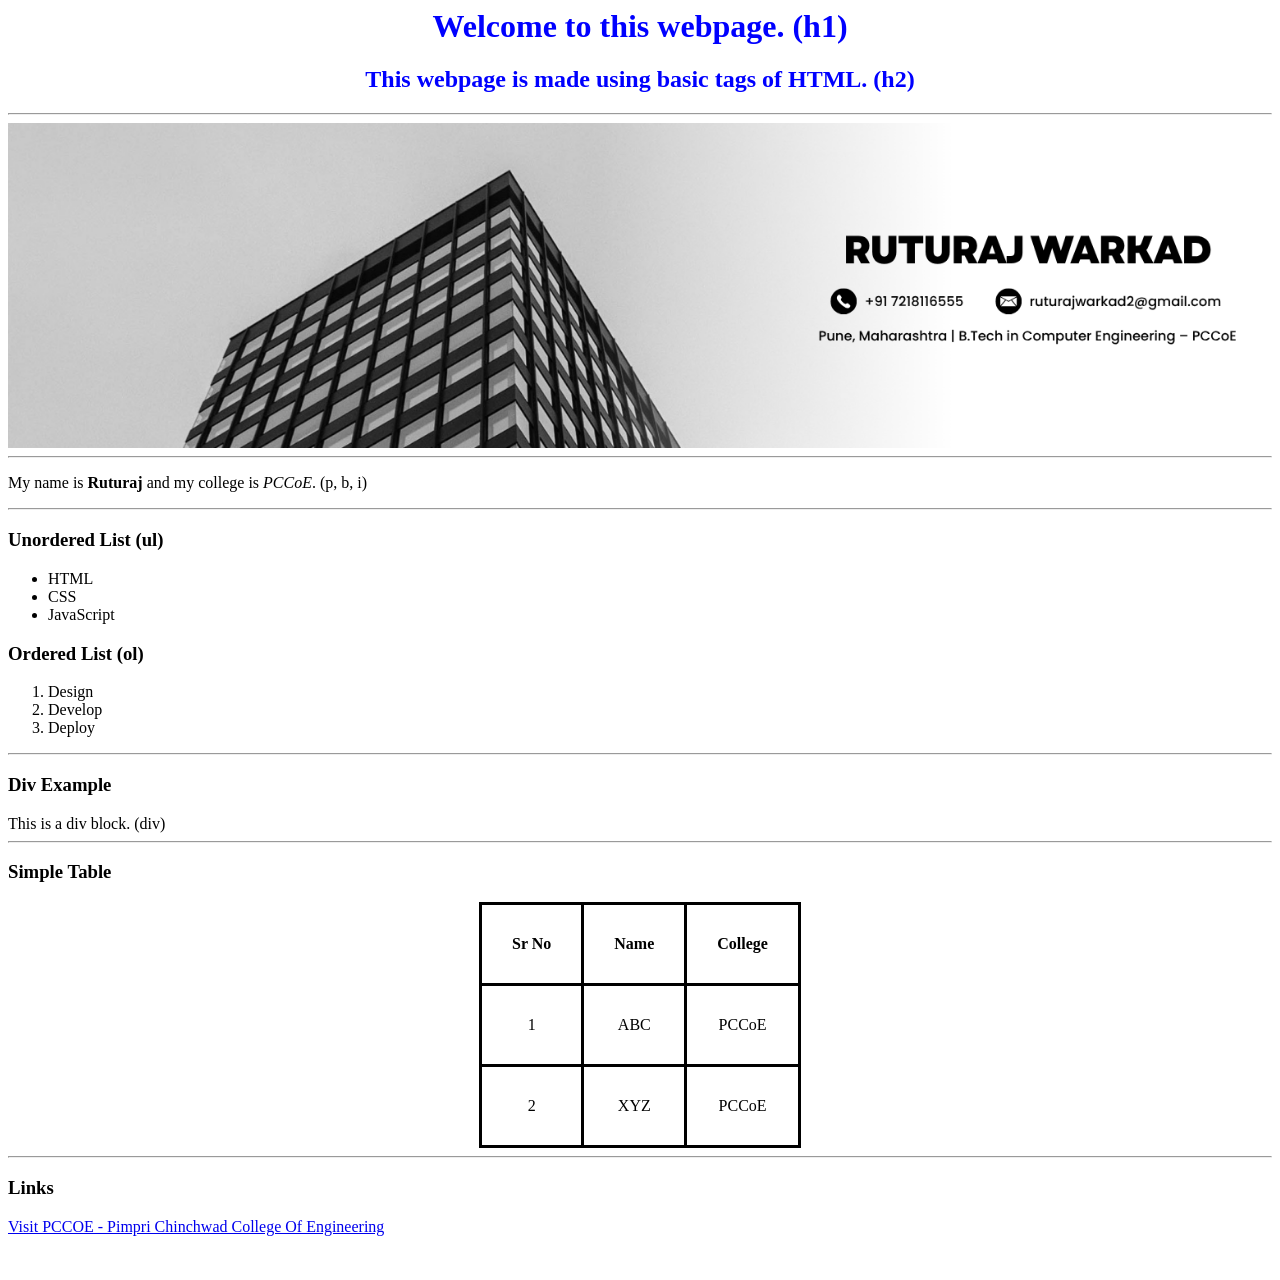
<file: Assignment-01/source-code/index.html>
<html>
<head>
  <title>Assignment 1 (title)</title>
  <style>
    h1, h2 { color: blue;
      text-align: center;
    }
    table {
      border-collapse: collapse;
      margin: auto;
    }
    th, td {
      border: 1mm solid black;
      padding: 30px;
      text-align: center;
    }
  </style>
</head>
<body>
  <h1>Welcome to this webpage. (h1)</h1>
  <h2>This webpage is made using basic tags of HTML. (h2)</h2>
  <hr>
  <img src="Ruturaj Warkad Cover Image.png" alt="Cover Image" width="1300">
  <hr>
  <p>
    My name is <b>Ruturaj</b> and my college is <i>PCCoE</i>. (p, b, i)
  </p>
  <hr>
  <h3>Unordered List (ul)</h3>
  <ul>
    <li>HTML</li>
    <li>CSS</li>
    <li>JavaScript</li>
  </ul>
  <h3>Ordered List (ol)</h3>
  <ol>
    <li>Design</li>
    <li>Develop</li>
    <li>Deploy</li>
  </ol>
  <hr>
  <h3>Div Example</h3>
  <div>
    This is a div block. (div)
  </div>
  <hr>
  <h3>Simple Table</h3>
  <table>
    <tr>
      <th>Sr No</th>
      <th>Name</th>
      <th>College</th>
    </tr>
    <tr>
      <td>1</td>
      <td>ABC</td>
      <td>PCCoE</td>
    </tr>
    <tr>
      <td>2</td>
      <td>XYZ</td>
      <td>PCCoE</td>
    </tr>
  </table>
  <hr>
  <h3>Links</h3>
  <a href="http://www.pccoepune.com">
    Visit PCCOE - Pimpri Chinchwad College Of Engineering
  </a>
  <br><br><br>
</body>
</html>
</file>
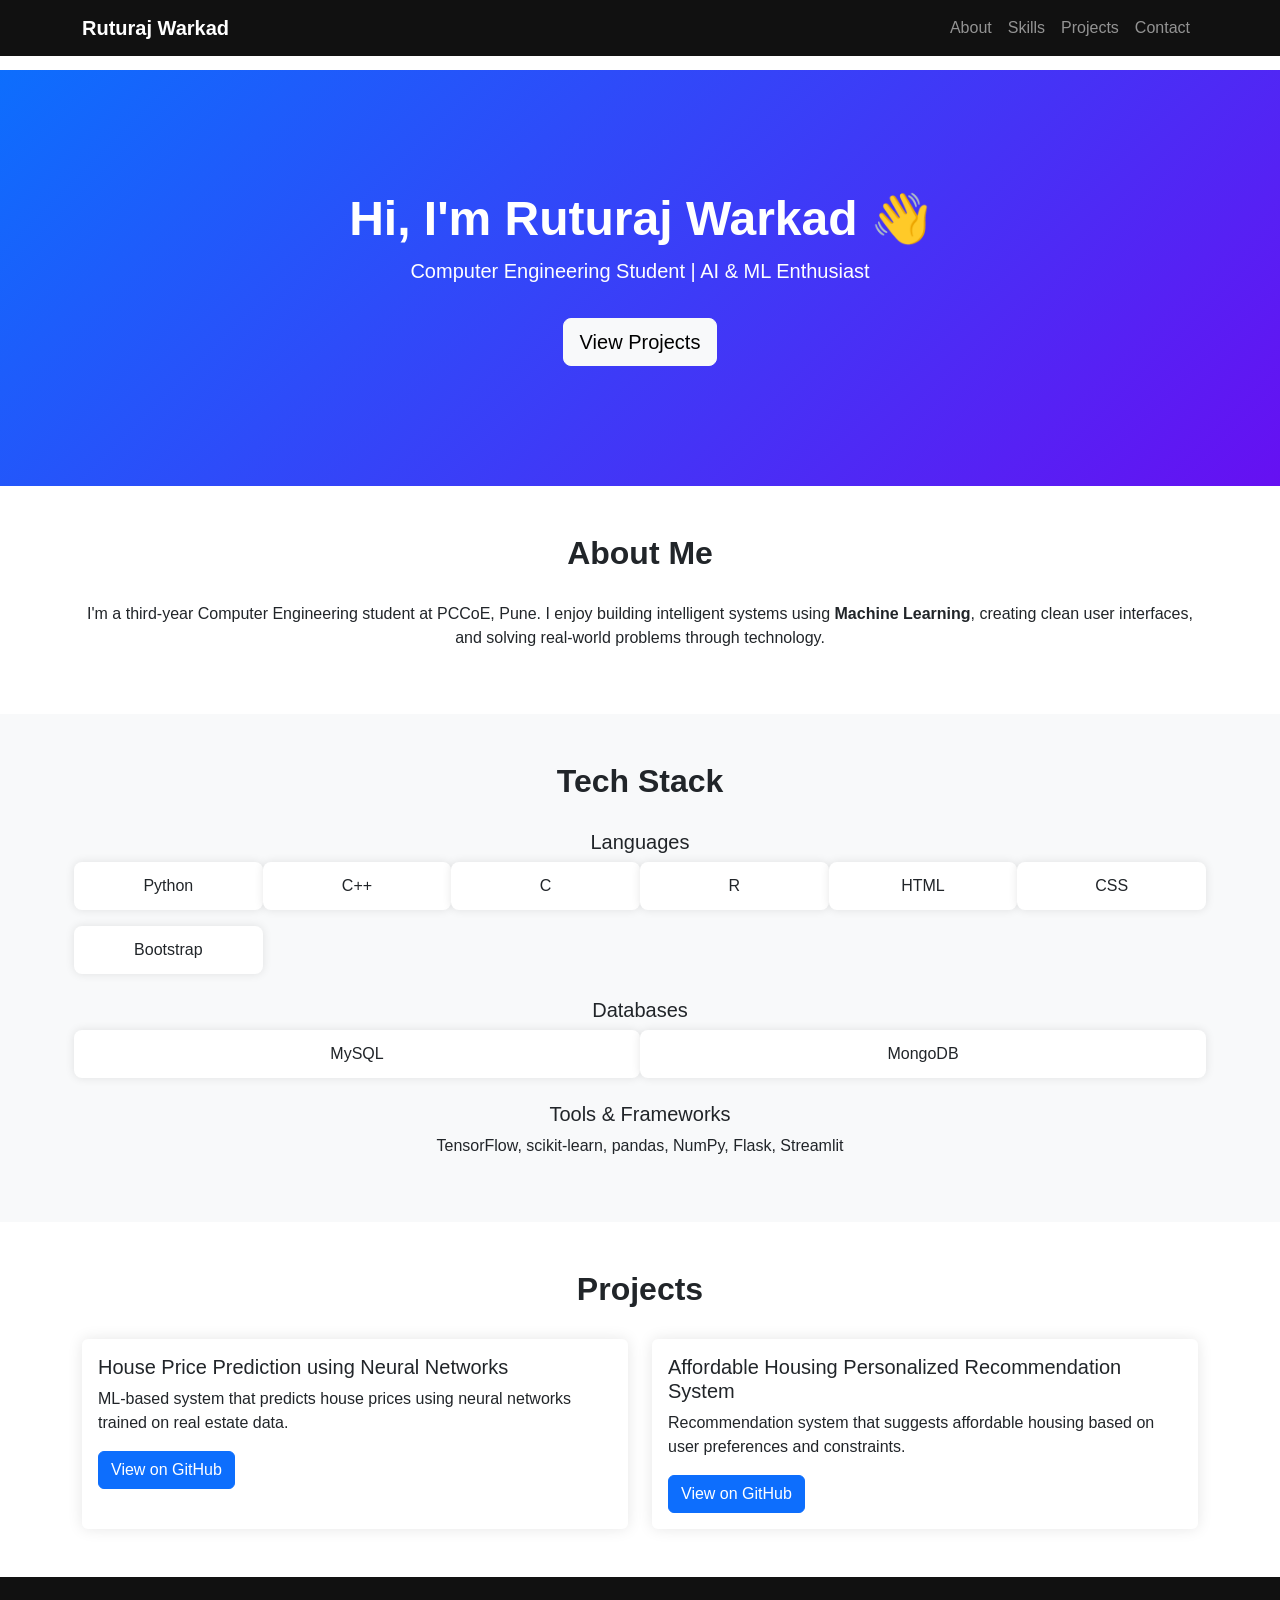
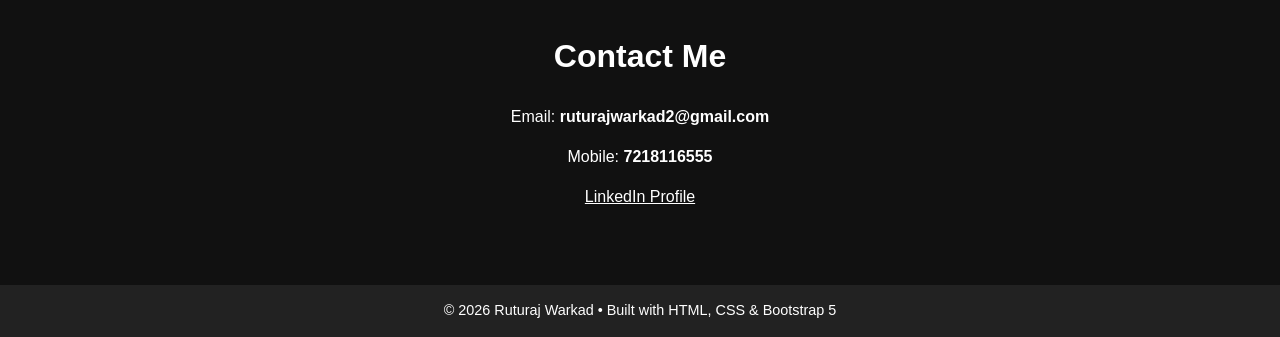
<file: Assignment-02/source-code/index.html>
<!DOCTYPE html>
<html lang="en">
<head>
  <meta charset="UTF-8">
  <title>Ruturaj Warkad | Portfolio</title>
  <!-- Bootstrap 5 -->
  <link href="https://cdn.jsdelivr.net/npm/bootstrap@5.3.2/dist/css/bootstrap.min.css" rel="stylesheet">
  <!-- Custom CSS -->
  <link rel="stylesheet" href="style.css">
</head>
<body>
<!-- Navbar -->
<nav class="navbar navbar-expand-lg navbar-dark fixed-top">
  <div class="container">
    <a class="navbar-brand fw-bold" href="#">Ruturaj Warkad</a>
    <button class="navbar-toggler" data-bs-toggle="collapse" data-bs-target="#menu">
      <span class="navbar-toggler-icon"></span>
    </button>
    <div class="collapse navbar-collapse" id="menu">
      <ul class="navbar-nav ms-auto">
        <li class="nav-item"><a class="nav-link" href="#about">About</a></li>
        <li class="nav-item"><a class="nav-link" href="#skills">Skills</a></li>
        <li class="nav-item"><a class="nav-link" href="#projects">Projects</a></li>
        <li class="nav-item"><a class="nav-link" href="#contact">Contact</a></li>
      </ul>
    </div>
  </div>
</nav>

<!-- Hero Section -->
<section class="hero">
  <div class="container text-center">
    <h1>Hi, I'm Ruturaj Warkad 👋</h1>
    <p class="lead">
      Computer Engineering Student | AI & ML Enthusiast
    </p>
    <a href="#projects" class="btn btn-light btn-lg mt-3">View Projects</a>
  </div>
</section>

<!-- About -->
<section id="about" class="container py-5">
  <h2 class="section-title">About Me</h2>
  <p class="text-center">
    I'm a third-year Computer Engineering student at PCCoE, Pune.
    I enjoy building intelligent systems using <b>Machine Learning</b>,
    creating clean user interfaces, and solving real-world problems through technology.
  </p>
</section>

<!-- Skills -->
<section id="skills" class="bg-light py-5">
  <div class="container">
    <h2 class="section-title">Tech Stack</h2>
    <h5 class="text-center mt-4">Languages</h5>
    <div class="row text-center g-3">
      <div class="col-md-2 skill-box">Python</div>
      <div class="col-md-2 skill-box">C++</div>
      <div class="col-md-2 skill-box">C</div>
      <div class="col-md-2 skill-box">R</div>
      <div class="col-md-2 skill-box">HTML</div>
      <div class="col-md-2 skill-box">CSS</div>
      <div class="col-md-2 skill-box">Bootstrap</div>
    </div>
    <h5 class="text-center mt-4">Databases</h5>
    <div class="row text-center g-3">
      <div class="col-md-6 skill-box">MySQL</div>
      <div class="col-md-6 skill-box">MongoDB</div>
    </div>
    <h5 class="text-center mt-4">Tools & Frameworks</h5>
    <p class="text-center"> TensorFlow, scikit-learn, pandas, NumPy, Flask, Streamlit
    </p>
  </div>
</section>

<!-- Projects -->
<section id="projects" class="container py-5">
  <h2 class="section-title">Projects</h2>
  <div class="row g-4">
    <div class="col-md-6">
      <div class="card project-card h-100">
        <div class="card-body">
          <h5 class="card-title">
            House Price Prediction using Neural Networks
          </h5>
          <p class="card-text">
            ML-based system that predicts house prices using neural networks
            trained on real estate data.
          </p>
          <a href="https://github.com/ruturajwarkad/House-Price-Prediction-using-Neural-Network-"
             class="btn btn-primary" target="_blank">View on GitHub</a>
        </div>
      </div>
    </div>
    <div class="col-md-6">
      <div class="card project-card h-100">
        <div class="card-body">
          <h5 class="card-title">
            Affordable Housing Personalized Recommendation System
          </h5>
          <p class="card-text">
            Recommendation system that suggests affordable housing
            based on user preferences and constraints.
          </p>
          <a href="https://github.com/ruturajwarkad/Affordable-Housing-Personalised-RecommendationSystem-"
             class="btn btn-primary" target="_blank">View on GitHub</a>
        </div>
      </div>
    </div>
  </div>
</section>

<!-- Contact -->
<section id="contact" class="contact-section">
  <div class="container text-center">
    <h2 class="section-title text-white">Contact Me</h2>
    <p>Email: <b>ruturajwarkad2@gmail.com</b></p>
    <p>Mobile: <b>7218116555</b></p>
    <p>
      <a href="https://www.linkedin.com/in/ruturajwarkad/" target="_blank" class="text-white">
        LinkedIn Profile
      </a>
    </p>
  </div>
</section>

<!-- Footer -->
<footer class="footer text-center">
  © 2026 Ruturaj Warkad • Built with HTML, CSS & Bootstrap 5
</footer>

<!-- Bootstrap JS -->
<script src="https://cdn.jsdelivr.net/npm/bootstrap@5.3.2/dist/js/bootstrap.bundle.min.js"></script>
</body>
</html>
</file>
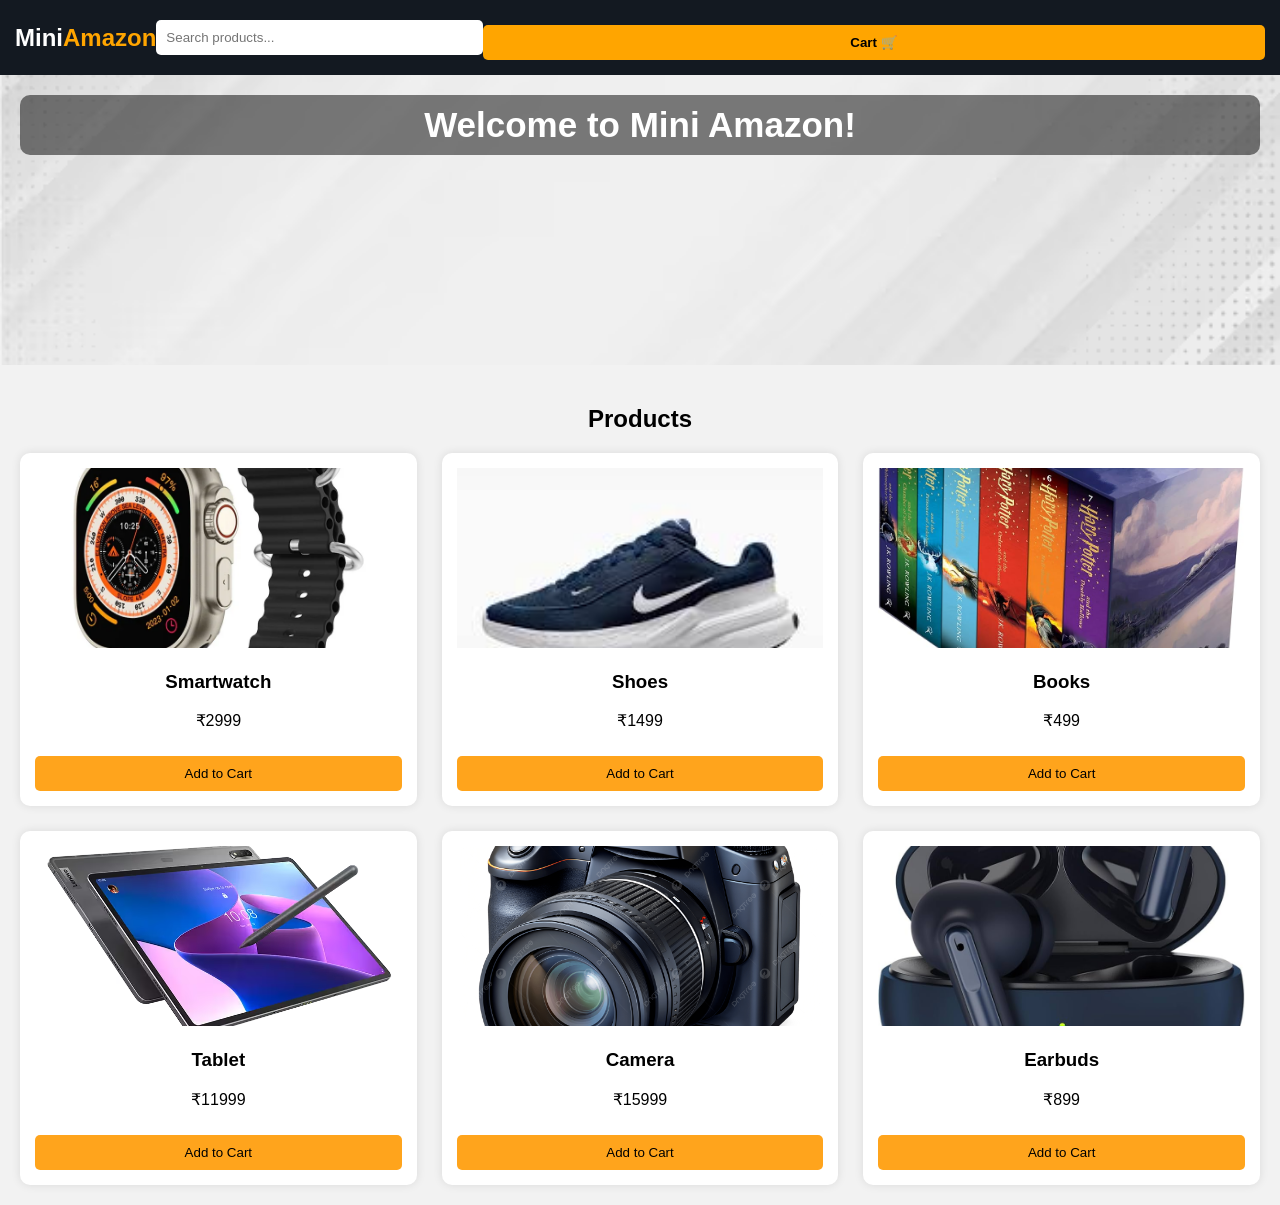
<file: Assignment-03/source-code/index.html>
<!DOCTYPE html>
<html lang="en">
<head>
<meta charset="UTF-8">
<title>Mini Amazon Shop</title>
<link rel="stylesheet" href="style.css">
</head>
<body>
<!-- navbar -->
<header id="navBar">
<div class="logo">Mini<span>Amazon</span></div>
<input id="searchBox" type="text" placeholder="Search products...">
<button id="cartBtn" onclick="showCart()">Cart 🛒</button>
</header>

<!-- hero section -->
<section id="heroSection">
<div class="heroText">Welcome to Mini Amazon!</div>
</section>

<!-- products -->
<section id="home">
<h2>Products</h2>
<div class="products">
  <div class="card">
    <img src="images/smartwatch.jpg">
    <h3>Smartwatch</h3>
    <p>₹2999</p>
    <button onclick="addToCart('Smartwatch',2999)">Add to Cart</button>
  </div>
  <div class="card">
    <img src="images/shoes.jpeg">
    <h3>Shoes</h3>
    <p>₹1499</p>
    <button onclick="addToCart('Shoes',1499)">Add to Cart</button>
  </div>
  <div class="card">
    <img src="images/books.jpg">
    <h3>Books</h3>
    <p>₹499</p>
    <button onclick="addToCart('Books',499)">Add to Cart</button>
  </div>
  <div class="card">
    <img src="images/tablet.png">
    <h3>Tablet</h3>
    <p>₹11999</p>
    <button onclick="addToCart('Tablet',11999)">Add to Cart</button>
  </div>
  <div class="card">
    <img src="images/camera.png">
    <h3>Camera</h3>
    <p>₹15999</p>
    <button onclick="addToCart('Camera',15999)">Add to Cart</button>
  </div>
  <div class="card">
    <img src="images/earbuds.jpg">
    <h3>Earbuds</h3>
    <p>₹899</p>
    <button onclick="addToCart('Earbuds',899)">Add to Cart</button>
  </div>
</div>
</section>

<!-- CART -->
<section id="cart">
<h2>Your Cart</h2>
<ul id="cartItems"></ul>
<h3 id="totalPrice"></h3>
<button onclick="checkout()">Proceed to Checkout</button>
</section>

<!-- CHECKOUT -->
<section id="checkout">
<h2>Checkout</h2>
<input placeholder="Your Name">
<input placeholder="Shipping Address">
<button onclick="placeOrder()">Place Order</button>
</section>

<!-- BILL -->
<section id="bill">
<h2>Final Bill</h2>
<p id="billAmount"></p>
<p>Thank you for shopping!</p>
</section>

<script src="script.js"></script>
</body>
</html>
</file>
<file: Assignment-02/source-code/style.css>
body {
  padding-top: 70px;
  font-family: 'Segoe UI', sans-serif;
}
/* Navbar */
.navbar {
  background-color: #111;
}
/* Hero Section */
.hero {
  background: linear-gradient(135deg, #0d6efd, #6610f2);
  color: white;
  padding: 120px 0;
}
.hero h1 {
  font-size: 3rem;
  font-weight: bold;
}
/* Section Titles */
.section-title {
  text-align: center;
  font-weight: bold;
  margin-bottom: 30px;
}
/* Skills */
.skill-box {
  background: white;
  padding: 12px;
  border-radius: 8px;
  box-shadow: 0 0 10px rgba(0,0,0,0.1);
  font-weight: 500;
}
/* Projects */
.project-card {
  border: none;
  box-shadow: 0 0 15px rgba(0,0,0,0.1);
  transition: transform 0.3s;
}
.project-card:hover {
  transform: translateY(-5px);
}
/* Contact */
.contact-section {
  background-color: #111;
  color: white;
  padding: 60px 0;
}
/* Footer */
.footer {
  background-color: #222;
  color: white;
  padding: 15px;
  font-size: 0.9rem;
}
</file>
<file: Assignment-03/source-code/style.css>
body {
margin: 0;
font-family: Arial, sans-serif;
background: #f2f2f2;
}
/* NAVBAR */
#navBar {
display: flex;
align-items: center;
justify-content: space-between;
background: #131921;
color: white;
padding: 15px;
}
#navBar .logo {
font-size: 24px;
font-weight: bold;
}
#navBar span {
color: orange;
}
#searchBox {
padding: 10px;
width: 40%;
border-radius: 5px;
border: none;
}
#cartBtn {
padding: 10px 20px;
background: orange;
border: none;
color: black;
font-weight: bold;
border-radius: 5px;
cursor: pointer;
}
/* HERO SECTION */
#heroSection {
height: 250px;
background-image: url("images/bg.avif");
background-size: cover;
background-position: center;
display: flex;
align-items: center;
justify-content: center;
}
.heroText {
font-size: 35px;
font-weight: bold;
color: white;
background: rgba(0,0,0,0.5);
padding: 10px 20px;
border-radius: 10px;
}
/* PRODUCTS */
section {
display: none;
padding: 20px;
text-align: center;
}
#heroSection {
display: block !important;
}
.products {
display: grid;
grid-template-columns: repeat(3, 1fr);
gap: 25px;
margin-top: 20px;
}
.card {
background: white;
padding: 15px;
border-radius: 10px;
box-shadow: 0 0 10px rgba(0,0,0,0.1);
transition: transform 0.3s ease;
}
.card:hover {
transform: scale(1.05);
}
.card img {
width: 100%;
height: 180px;
object-fit: cover;
}
button {
padding: 10px;
margin-top: 10px;
width: 100%;
background: #ffa41c;
border: none;
border-radius: 5px;
cursor: pointer;
}
</file>
